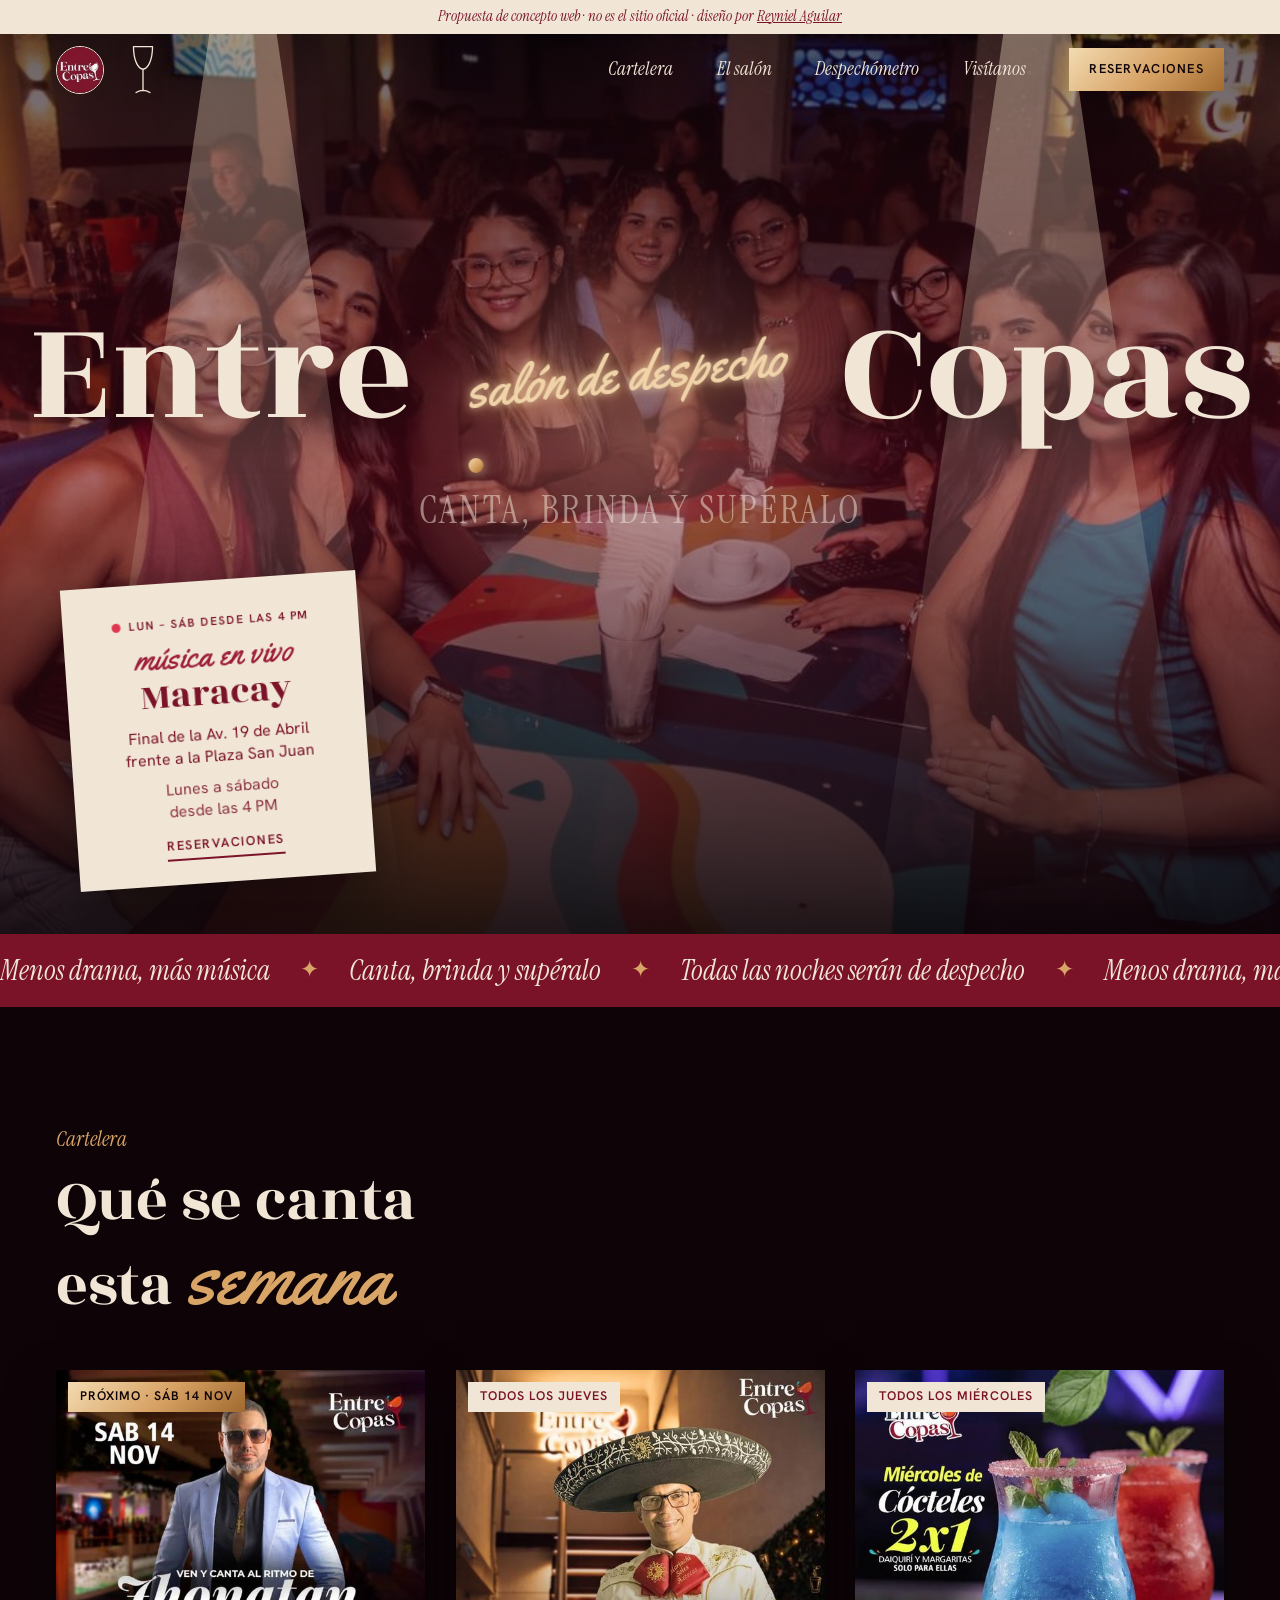
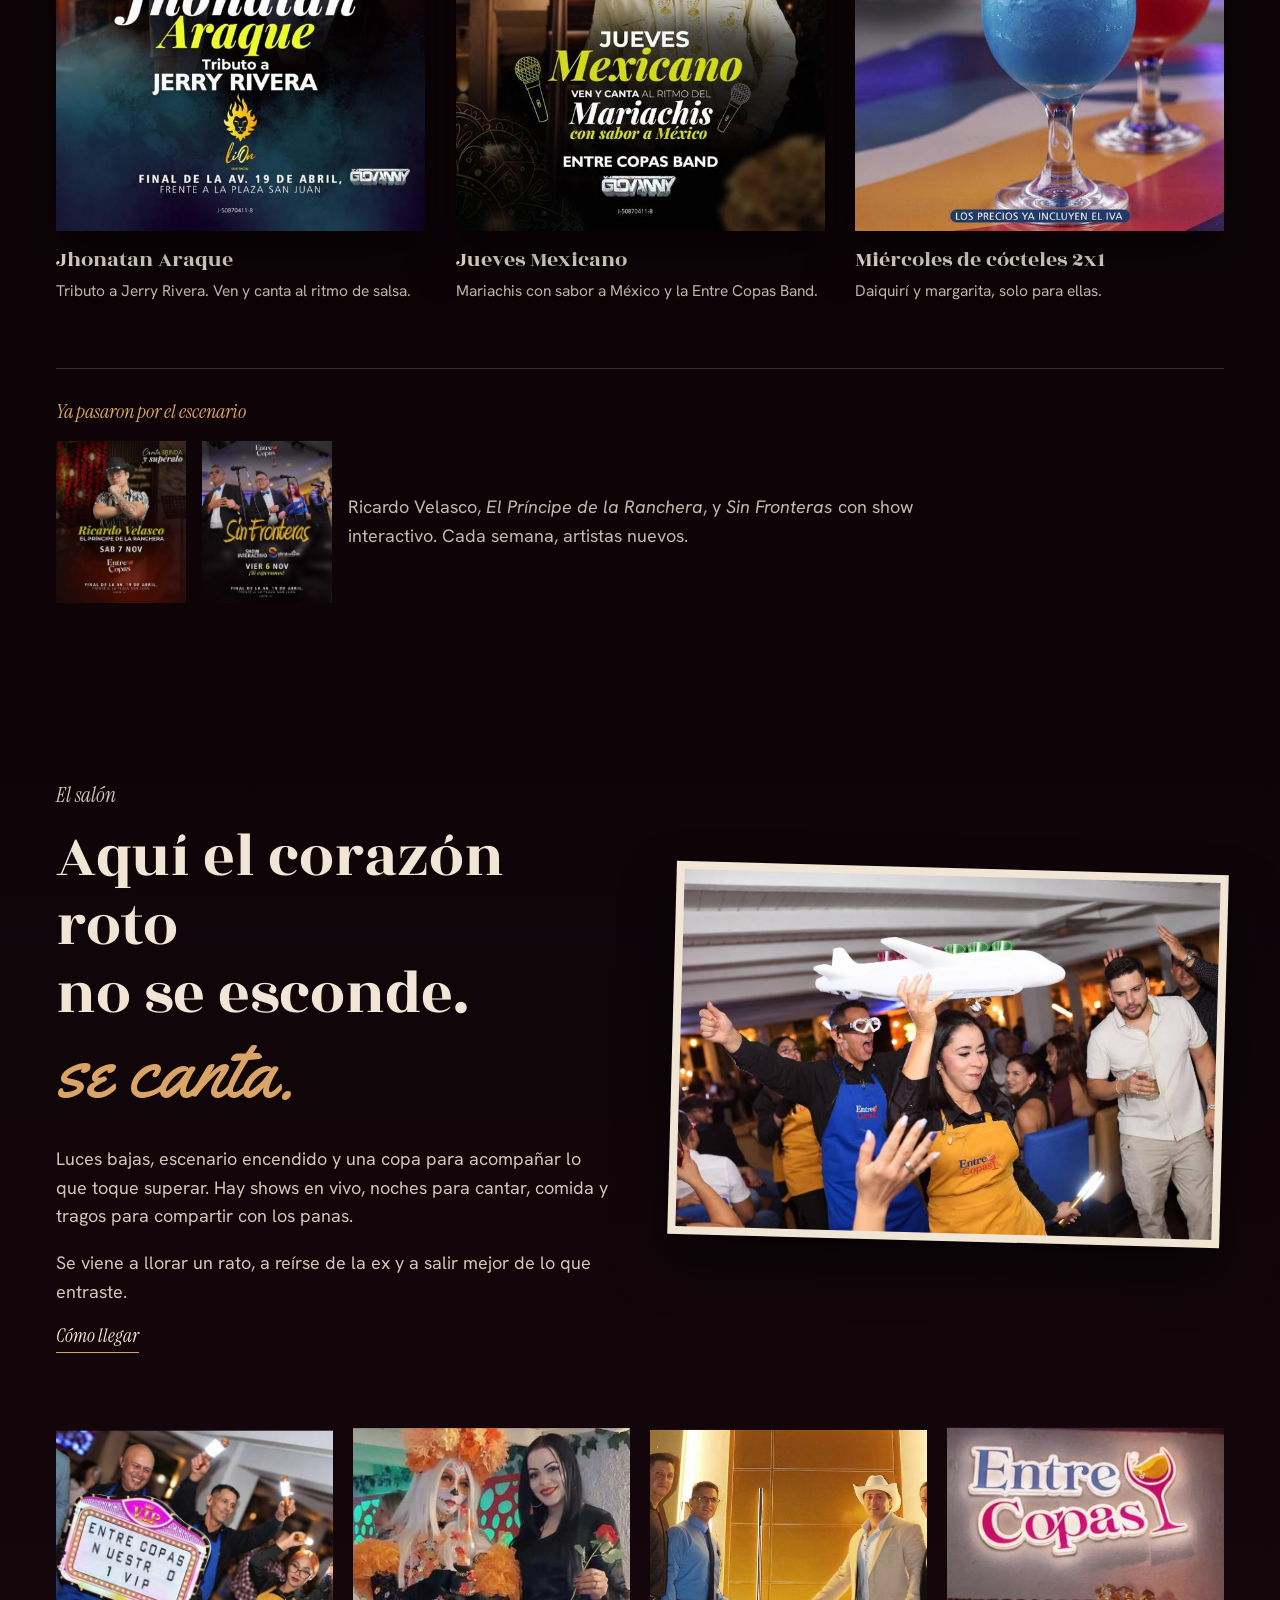
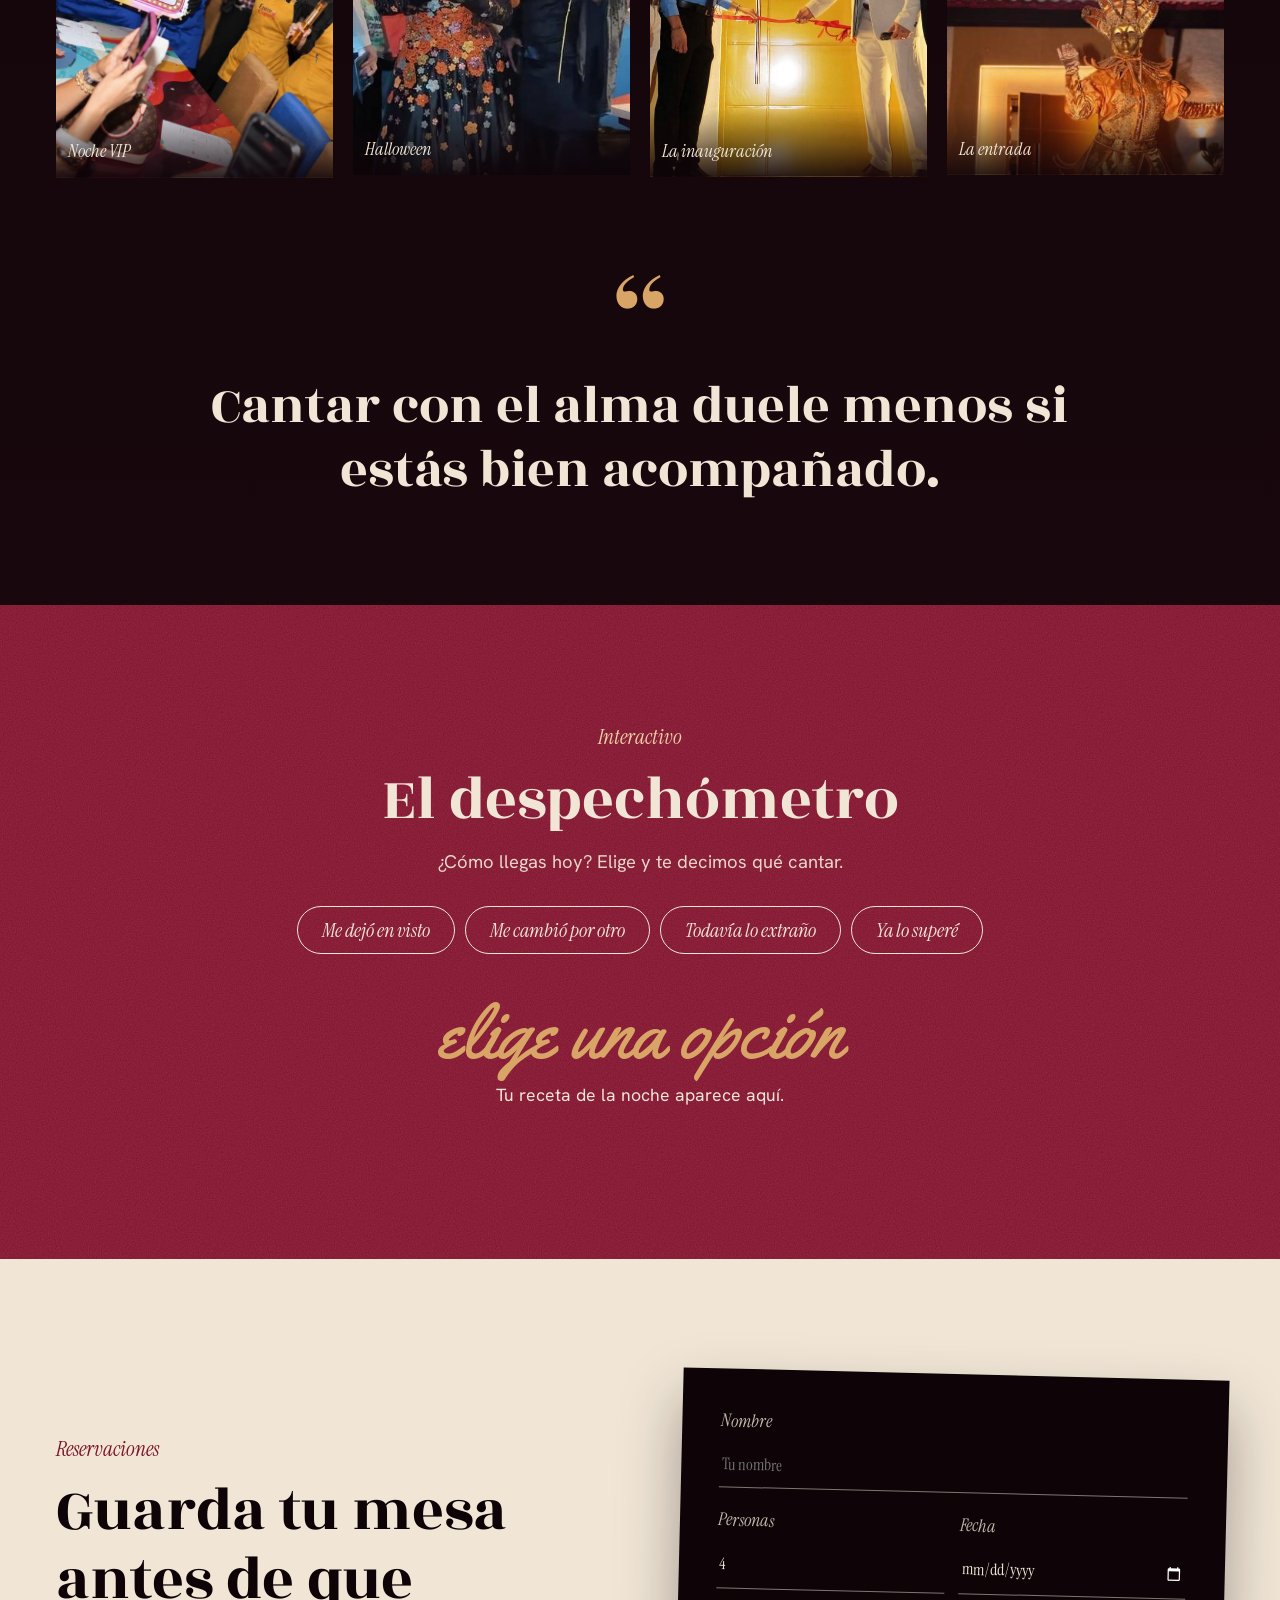
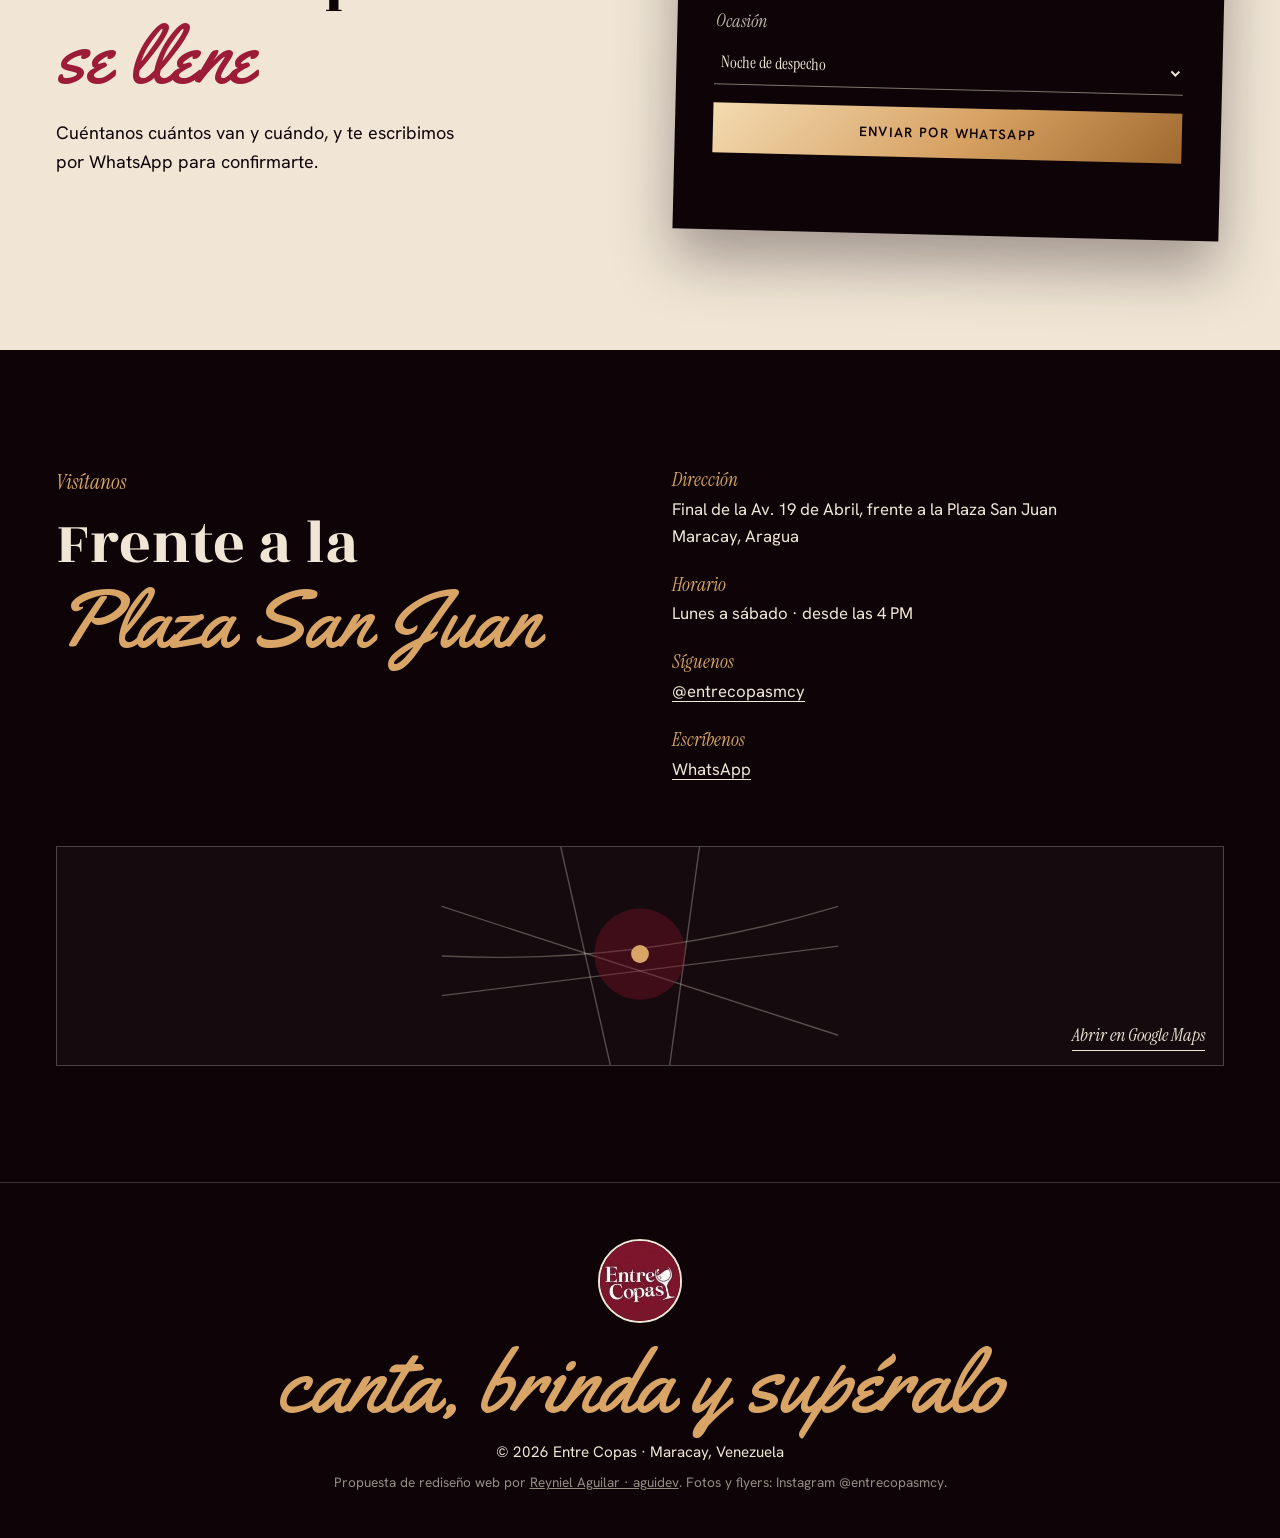
<file: index.html>
<!DOCTYPE html>
<html lang="es">
<head>
<meta charset="utf-8">
<meta name="viewport" content="width=device-width, initial-scale=1">
<title>Entre Copas · Salón de Despecho · Maracay</title>
<meta name="description" content="Canta, brinda y supéralo. Salón de despecho con música en vivo y food & drinks frente a la Plaza San Juan, Av. 19 de Abril, Maracay.">
<meta name="theme-color" content="#7a1328">
<link rel="canonical" href="https://aguilarzrw.github.io/entre-copas-propuesta/">

<!-- Open Graph: vista previa al compartir el link (WhatsApp, Instagram, Facebook) -->
<meta property="og:type" content="website">
<meta property="og:locale" content="es_VE">
<meta property="og:site_name" content="Entre Copas">
<meta property="og:title" content="Entre Copas · Salón de Despecho · Maracay">
<meta property="og:description" content="Canta, brinda y supéralo. Música en vivo, tragos y comida frente a la Plaza San Juan. Propuesta de sitio web.">
<meta property="og:url" content="https://aguilarzrw.github.io/entre-copas-propuesta/">
<meta property="og:image" content="https://aguilarzrw.github.io/entre-copas-propuesta/img/og.jpg">
<meta property="og:image:type" content="image/jpeg">
<meta property="og:image:width" content="1200">
<meta property="og:image:height" content="630">
<meta property="og:image:alt" content="Entre Copas, salón de despecho con música en vivo en Maracay">
<meta name="twitter:card" content="summary_large_image">
<meta name="twitter:title" content="Entre Copas · Salón de Despecho · Maracay">
<meta name="twitter:description" content="Canta, brinda y supéralo. Música en vivo, tragos y comida frente a la Plaza San Juan.">
<meta name="twitter:image" content="https://aguilarzrw.github.io/entre-copas-propuesta/img/og.jpg">
<link rel="icon" href="img/logo.jpg">
<link rel="preconnect" href="https://fonts.googleapis.com">
<link rel="preconnect" href="https://fonts.gstatic.com" crossorigin>
<link href="https://fonts.googleapis.com/css2?family=Hanken+Grotesk:wght@400;500;600&family=Instrument+Serif:ital@0;1&family=Rozha+One&family=Yellowtail&display=swap" rel="stylesheet">
<script>try{if(sessionStorage.getItem('ec_seen'))document.documentElement.classList.add('seen');sessionStorage.setItem('ec_seen','1')}catch(e){}</script>
<link rel="stylesheet" href="styles.css?v=3">
</head>
<body>

<!-- Telón: se abre al entrar (solo la primera vez por sesión) -->
<div class="curtain" aria-hidden="true"><i></i><i></i><img class="curtain__logo" src="img/logo.jpg" width="150" height="150" alt=""></div>

<div class="pitch-bar">Propuesta de concepto web · no es el sitio oficial · diseño por <a href="https://aguilarzrw.github.io/portafolio-web/" target="_blank" rel="noopener">Reyniel Aguilar</a></div>

<header class="nav" id="top">
  <a class="nav__brand" href="#top" aria-label="Entre Copas, inicio">
    <img src="img/logo.jpg" width="48" height="48" alt="Logo de Entre Copas">
  </a>
  <div class="sip" aria-hidden="true" title="¡Salud!">
    <svg viewBox="0 0 60 120" width="26" height="52">
      <defs>
        <clipPath id="bowl"><path d="M8 6H52C52 40 40 58 30 58C20 58 8 40 8 6Z"/></clipPath>
        <linearGradient id="wineGrad" x1="0" y1="0" x2="0" y2="1"><stop offset="0" stop-color="#c42a4a"/><stop offset="1" stop-color="#7a1328"/></linearGradient>
      </defs>
      <g clip-path="url(#bowl)"><rect class="sip__wine" x="0" y="6" width="60" height="52" fill="url(#wineGrad)"/></g>
      <g fill="none" stroke="#f1e6d6" stroke-width="3" stroke-linecap="round" stroke-linejoin="round"><path d="M8 6H52C52 40 40 58 30 58C20 58 8 40 8 6Z"/><path d="M30 58V108"/><path d="M14 112Q30 102 46 112"/></g>
    </svg>
    <span class="sip__salud">¡Salud!</span>
  </div>
  <nav class="nav__links" aria-label="Principal">
    <a href="#cartelera">Cartelera</a>
    <a href="#salon">El salón</a>
    <a href="#despecho">Despechómetro</a>
    <a href="#visita">Visítanos</a>
    <a href="#reservas" class="nav__cta">Reservaciones</a>
  </nav>
</header>

<main>

<!-- HERO -->
<section class="hero" aria-labelledby="hero-title">
  <img class="hero__bg" src="img/grupo.jpg" width="1000" height="670" alt="Un grupo de amigas disfrutando en una mesa del salón Entre Copas" fetchpriority="high">
  <div class="hero__shade" aria-hidden="true"></div>
  <div class="beam beam--a" aria-hidden="true"></div>
  <div class="beam beam--b" aria-hidden="true"></div>
  <div class="hero__spot" id="spot" aria-hidden="true"></div>

  <div class="hero__inner">
    <h1 id="hero-title" class="hero__title">
      <span class="w w1">Entre</span>
      <span class="gap" aria-hidden="true">salón de despecho</span>
      <span class="w w2">Copas</span>
    </h1>
    <p class="karaoke" id="karaoke" aria-label="Canta, brinda y supéralo">
      <span class="ball" aria-hidden="true"><i></i></span>
      <span class="k" aria-hidden="true">Canta,</span> <span class="k" aria-hidden="true">brinda</span> <span class="k" aria-hidden="true">y</span> <span class="k" aria-hidden="true">supéralo</span>
    </p>
  </div>

  <aside class="card" aria-label="Horario y ubicación">
    <p class="live" id="live"><i></i><span>Lun – Sáb desde las 4 PM</span></p>
    <p class="card__script">música en vivo</p>
    <p class="card__big">Maracay</p>
    <p class="card__line">Final de la Av. 19 de Abril<br>frente a la Plaza San Juan</p>
    <p class="card__line card__line--sm">Lunes a sábado<br>desde las 4 PM</p>
    <a class="card__cta" href="#reservas">Reservaciones</a>
  </aside>
</section>

<!-- MARQUEE -->
<div class="marquee" aria-hidden="true">
  <div class="marquee__track">
    <span>Menos drama, más música</span><i>✦</i>
    <span>Canta, brinda y supéralo</span><i>✦</i>
    <span>Todas las noches serán de despecho</span><i>✦</i>
    <span>Menos drama, más música</span><i>✦</i>
    <span>Canta, brinda y supéralo</span><i>✦</i>
    <span>Todas las noches serán de despecho</span><i>✦</i>
  </div>
</div>

<!-- CARTELERA -->
<section class="stage reveal" id="cartelera" aria-labelledby="stage-title">
  <div class="wrap">
    <p class="eyebrow">Cartelera</p>
    <h2 id="stage-title" class="display">Qué se canta<br>esta <span class="script script--gold">semana</span></h2>
    <div class="flyers">
      <article class="flyer">
        <span class="flyer__tag flyer__tag--hot">Próximo · Sáb 14 nov</span>
        <img src="img/flyer-jhonatan.jpg" width="583" height="720" loading="lazy" alt="Flyer: Jhonatan Araque, tributo a Jerry Rivera, sábado 14 de noviembre">
        <h3>Jhonatan Araque</h3><p>Tributo a Jerry Rivera. Ven y canta al ritmo de salsa.</p>
      </article>
      <article class="flyer">
        <span class="flyer__tag">Todos los jueves</span>
        <img src="img/flyer-mexicano.jpg" width="576" height="720" loading="lazy" alt="Flyer: Jueves Mexicano con mariachis y Entre Copas Band">
        <h3>Jueves Mexicano</h3><p>Mariachis con sabor a México y la Entre Copas Band.</p>
      </article>
      <article class="flyer">
        <span class="flyer__tag">Todos los miércoles</span>
        <img src="img/flyer-cocteles.jpg" width="576" height="720" loading="lazy" alt="Flyer: Miércoles de cócteles 2x1, daiquirí y margarita">
        <h3>Miércoles de cócteles 2x1</h3><p>Daiquirí y margarita, solo para ellas.</p>
      </article>
    </div>
    <div class="past">
      <p class="past__label">Ya pasaron por el escenario</p>
      <div class="past__row">
        <img src="img/flyer-ricardo.jpg" width="583" height="720" loading="lazy" alt="Flyer: Ricardo Velasco, El Príncipe de la Ranchera, sábado 7 de noviembre">
        <img src="img/flyer-sinfronteras.jpg" width="583" height="720" loading="lazy" alt="Flyer: Sin Fronteras, show interactivo, viernes 6 de noviembre">
        <p>Ricardo Velasco, <i>El Príncipe de la Ranchera</i>, y <i>Sin Fronteras</i> con show interactivo. Cada semana, artistas nuevos.</p>
      </div>
    </div>
  </div>
</section>

<!-- EL SALON -->
<section class="salon reveal" id="salon" aria-labelledby="salon-title">
  <div class="wrap salon__grid">
    <div class="salon__text">
      <p class="eyebrow">El salón</p>
      <h2 id="salon-title" class="display">Aquí el corazón roto<br>no se esconde.<br><span class="script script--gold">se canta.</span></h2>
      <p>Luces bajas, escenario encendido y una copa para acompañar lo que toque superar. Hay shows en vivo, noches para cantar, comida y tragos para compartir con los panas.</p>
      <p>Se viene a llorar un rato, a reírse de la ex y a salir mejor de lo que entraste.</p>
      <a class="link" href="#visita">Cómo llegar</a>
    </div>
    <figure class="salon__photo">
      <img src="img/show-mesero.jpg" width="900" height="600" loading="lazy" alt="El equipo de Entre Copas animando el salón en plena noche de show">
    </figure>
  </div>

  <div class="wrap mosaic" aria-label="Así se vive">
    <figure><img src="img/vip.jpg" width="576" height="720" loading="lazy" alt="Noche VIP con letrero luminoso en el salón"><figcaption>Noche VIP</figcaption></figure>
    <figure><img src="img/halloween.jpg" width="360" height="640" loading="lazy" alt="Disfraces en la noche de Halloween"><figcaption>Halloween</figcaption></figure>
    <figure><img src="img/inauguracion.jpg" width="1000" height="674" loading="lazy" alt="Corte de cinta en la inauguración de Entre Copas"><figcaption>La inauguración</figcaption></figure>
    <figure><img src="img/entrada.jpg" width="360" height="640" loading="lazy" alt="Entrada del local con el letrero de Entre Copas"><figcaption>La entrada</figcaption></figure>
  </div>

  <div class="wrap">
    <blockquote class="quote">Cantar con el alma duele menos si estás bien acompañado.</blockquote>
  </div>
</section>

<!-- DESPECHOMETRO -->
<section class="meter reveal" id="despecho" aria-labelledby="meter-title">
  <div class="wrap meter__box">
    <p class="eyebrow">Interactivo</p>
    <h2 id="meter-title" class="display">El despechómetro</h2>
    <p class="meter__lead">¿Cómo llegas hoy? Elige y te decimos qué cantar.</p>
    <div class="chips" role="group" aria-label="Estado de ánimo">
      <button class="chip" data-k="visto">Me dejó en visto</button>
      <button class="chip" data-k="otro">Me cambió por otro</button>
      <button class="chip" data-k="extra">Todavía lo extraño</button>
      <button class="chip" data-k="listo">Ya lo superé</button>
    </div>
    <div class="meter__out" id="meterOut" aria-live="polite">
      <p class="meter__vibe script script--gold">elige una opción</p>
      <p class="meter__txt">Tu receta de la noche aparece aquí.</p>
    </div>
  </div>
</section>

<!-- RESERVAS -->
<section class="book reveal" id="reservas" aria-labelledby="book-title">
  <div class="wrap book__grid">
    <div>
      <p class="eyebrow eyebrow--dark">Reservaciones</p>
      <h2 id="book-title" class="display display--dark">Guarda tu mesa<br>antes de que<br><span class="script">se llene</span></h2>
      <p class="book__p">Cuéntanos cuántos van y cuándo, y te escribimos por WhatsApp para confirmarte.</p>
    </div>
    <form class="form" id="bookForm" novalidate>
      <label>Nombre<input name="nombre" required autocomplete="name" placeholder="Tu nombre"></label>
      <div class="form__row">
        <label>Personas<input name="personas" type="number" min="1" max="30" value="4" required></label>
        <label>Fecha<input name="fecha" type="date" required></label>
      </div>
      <label>Ocasión
        <select name="ocasion">
          <option>Noche de despecho</option>
          <option>Cumpleaños</option>
          <option>Grupo de amigos</option>
          <option>Evento privado</option>
        </select>
      </label>
      <button type="submit" class="btn">Enviar por WhatsApp</button>
      <p class="form__msg" id="formMsg" role="status"></p>
    </form>
  </div>
</section>

<!-- VISITA -->
<section class="visit reveal" id="visita" aria-labelledby="visit-title">
  <div class="wrap visit__grid">
    <div>
      <p class="eyebrow">Visítanos</p>
      <h2 id="visit-title" class="display">Frente a la<br><span class="script script--gold">Plaza San Juan</span></h2>
    </div>
    <dl class="visit__info">
      <div><dt>Dirección</dt><dd>Final de la Av. 19 de Abril, frente a la Plaza San Juan<br>Maracay, Aragua</dd></div>
      <div><dt>Horario</dt><dd>Lunes a sábado · desde las 4 PM</dd></div>
      <div><dt>Síguenos</dt><dd><a href="https://www.instagram.com/entrecopasmcy/" target="_blank" rel="noopener">@entrecopasmcy</a></dd></div>
      <div><dt>Escríbenos</dt><dd><a href="https://wa.link/oua7ji" target="_blank" rel="noopener">WhatsApp</a></dd></div>
    </dl>
    <a class="map" href="https://www.google.com/maps/search/?api=1&query=Plaza+San+Juan+Av.+19+de+Abril+Maracay" target="_blank" rel="noopener">
      <svg viewBox="0 0 400 220" aria-hidden="true"><g fill="none" stroke="#f1e6d6" stroke-opacity=".3" stroke-width="1.4"><path d="M0 150 L400 100"/><path d="M0 60 L400 190"/><path d="M120 0 L170 220"/><path d="M260 0 L230 220"/><path d="M0 110 Q200 120 400 60"/></g><circle cx="200" cy="108" r="46" fill="#7a1328" fill-opacity=".4"/><circle cx="200" cy="108" r="9" fill="#d9a566"/></svg>
      <span>Abrir en Google Maps</span>
    </a>
  </div>
</section>

</main>

<footer class="foot">
  <img src="img/logo.jpg" width="84" height="84" alt="Entre Copas" class="foot__logo">
  <p class="foot__big script script--gold">canta, brinda y supéralo</p>
  <p>© 2026 Entre Copas · Maracay, Venezuela</p>
  <p class="foot__small">Propuesta de rediseño web por <a href="https://aguilarzrw.github.io/portafolio-web/" target="_blank" rel="noopener">Reyniel Aguilar · aguidev</a>. Fotos y flyers: Instagram @entrecopasmcy.</p>
</footer>

<script src="app.js?v=3"></script>
</body>
</html>
</file>
<file: styles.css>
:root{
  --ink:#0e0408;
  --ink-2:#18080e;
  --wine:#7a1328;
  --wine-2:#9c1c38;
  --cream:#f1e6d6;
  --gold:#d9a566;
  --gold-2:#f0d2a6;
  --foil:linear-gradient(135deg,#f3dbb1,#d6a062 55%,#a0692f);
  --display:'Rozha One',Georgia,serif;
  --italic:'Instrument Serif',Georgia,serif;
  --script:'Yellowtail','Brush Script MT',cursive;
  --body:'Hanken Grotesk',system-ui,sans-serif;
  --grain:url("data:image/svg+xml;utf8,<svg xmlns='http://www.w3.org/2000/svg' width='220' height='220'><filter id='n'><feTurbulence type='fractalNoise' baseFrequency='.85' numOctaves='2' stitchTiles='stitch'/><feColorMatrix values='0 0 0 0 1  0 0 0 0 1  0 0 0 0 1  0 0 0 .55 0'/></filter><rect width='100%' height='100%' filter='url(%23n)'/></svg>");
  --gut:clamp(18px,5vw,56px);
  --navh:72px;
  --d0:1s; /* retraso de entrada: espera a que se abra el telón */
}
.seen{--d0:0s}
*{box-sizing:border-box;margin:0;padding:0}
html{scroll-behavior:smooth;scroll-padding-top:80px;-webkit-text-size-adjust:100%}
body{background:var(--ink);color:var(--cream);font-family:var(--body);font-size:clamp(16px,.35vw + 14.6px,18px);line-height:1.6;-webkit-font-smoothing:antialiased;overflow-x:hidden}
a{color:inherit}
img,svg{display:block;max-width:100%;height:auto}
.wrap{width:min(1180px,100% - 2*var(--gut));margin-inline:auto}
body::after{content:"";position:fixed;inset:0;pointer-events:none;background-image:var(--grain);opacity:.06;mix-blend-mode:overlay;z-index:90}

.pitch-bar{background:var(--cream);color:var(--wine);font-family:var(--italic);font-style:italic;font-size:15px;line-height:1.3;text-align:center;padding:7px 12px}
.pitch-bar a{text-decoration-thickness:1px}

/* NAV: transparente sobre el hero, sólido al hacer scroll */
.nav{position:sticky;top:0;z-index:60;height:var(--navh);margin-bottom:calc(-1 * var(--navh));display:flex;justify-content:space-between;align-items:center;gap:14px;padding:0 var(--gut);transition:background .3s,backdrop-filter .3s}
.nav.is-solid{background:rgba(14,4,8,.86);backdrop-filter:blur(10px);-webkit-backdrop-filter:blur(10px);border-bottom:1px solid rgba(241,230,214,.12)}
.nav__brand img{border-radius:50%;border:1.5px solid var(--cream)}
.nav__links{display:flex;align-items:center;gap:clamp(16px,3.4vw,52px);font-family:var(--italic);font-style:italic;font-size:clamp(1.1rem,1.5vw,1.4rem)}
.nav__links a{text-decoration:none;position:relative;padding:6px 0}
.nav__links a:not(.nav__cta)::after{content:"";position:absolute;left:-3%;right:-3%;bottom:-2px;height:7px;opacity:0;transform:scaleX(.4);transform-origin:left;transition:.35s;
  background:url("data:image/svg+xml;utf8,<svg xmlns='http://www.w3.org/2000/svg' viewBox='0 0 120 8' preserveAspectRatio='none'><path d='M2 5 C30 1 70 7 118 3' fill='none' stroke='%23f1e6d6' stroke-width='2.6' stroke-linecap='round'/></svg>") center/100% 100% no-repeat}
.nav__links a:not(.nav__cta):hover::after{opacity:1;transform:scaleX(1)}
.nav__cta{font-family:var(--body)!important;font-style:normal!important;font-weight:600;font-size:.8rem;letter-spacing:.1em;text-transform:uppercase;background:var(--foil);color:var(--ink);padding:11px 20px!important;transition:filter .25s}
.nav__cta:hover{filter:brightness(1.12)}

/* HERO */
.hero{position:relative;isolation:isolate;min-height:min(100svh,900px);display:grid;align-content:center;padding:calc(var(--navh) + 30px) 0 230px;overflow:hidden}
.hero__bg{position:absolute;inset:0;width:100%;height:100%;object-fit:cover;object-position:50% 40%;z-index:-2;filter:saturate(.8) contrast(1.06)}
.hero__shade{position:absolute;inset:0;z-index:-1;background:linear-gradient(180deg,rgba(14,4,8,.62) 0%,rgba(96,12,32,.5) 48%,rgba(14,4,8,.92) 100%)}
.hero__inner{padding-inline:clamp(10px,2.2vw,36px)}
.hero__title{display:grid;grid-template-columns:auto 1fr auto;align-items:center;font-family:var(--display);font-weight:400;line-height:.9}
.hero__title .w{font-size:clamp(3.2rem,11.8vw,13rem);color:var(--cream);text-shadow:0 10px 40px rgba(0,0,0,.5);opacity:0;transform:translateY(34px);animation:rise 1s calc(var(--d0) + .1s) cubic-bezier(.2,.7,.2,1) forwards}
.hero__title .w2{animation-delay:calc(var(--d0) + .25s)}
.hero__title .gap{font-family:var(--script);font-size:clamp(1.5rem,4.2vw,4.2rem);line-height:1;color:var(--gold-2);text-align:center;rotate:-6deg;text-wrap:balance;padding-inline:.6rem;opacity:0;
  text-shadow:0 0 8px rgba(240,210,166,.8),0 0 28px rgba(217,165,102,.7);animation:fade 1s calc(var(--d0) + .8s) forwards,flicker 7s calc(var(--d0) + 2.4s) infinite}
@keyframes rise{to{opacity:1;transform:none}}
@keyframes fade{to{opacity:1}}
/* letrero neón que parpadea */
@keyframes flicker{0%,17%,21%,60%,63%,100%{color:var(--gold-2);text-shadow:0 0 8px rgba(240,210,166,.8),0 0 28px rgba(217,165,102,.7)}19%,61.5%{color:#8d6e4d;text-shadow:none}}

/* karaoke: la bolita salta de palabra en palabra */
.karaoke{position:relative;margin-top:clamp(26px,3.6vw,50px);text-align:center;font-family:var(--italic);font-size:clamp(1.5rem,3vw,2.7rem);text-transform:uppercase;letter-spacing:.07em;line-height:1.15;opacity:0;animation:fade .8s calc(var(--d0) + 1.1s) forwards}
.karaoke .k{display:inline-block;opacity:.5;transition:opacity .25s,color .25s,text-shadow .25s}
.karaoke .k.sung{opacity:1;color:var(--gold-2);text-shadow:0 0 18px rgba(217,165,102,.7)}
.ball{position:absolute;left:0;top:-30px;width:0;transition:transform .38s cubic-bezier(.45,.05,.3,1);will-change:transform}
.ball i{display:block;width:15px;height:15px;margin-left:-7.5px;border-radius:50%;background:var(--foil);box-shadow:0 0 14px rgba(240,210,166,.9);animation:hop .38s ease-in infinite alternate}
@keyframes hop{from{transform:translateY(-26px)}to{transform:translateY(0)}}

/* reflectores */
.beam{position:absolute;top:-14%;width:30vw;height:135%;z-index:-1;pointer-events:none;background:linear-gradient(180deg,rgba(255,232,200,.4),transparent 82%);clip-path:polygon(46% 0,54% 0,100% 100%,0 100%);filter:blur(16px);mix-blend-mode:screen;transform-origin:50% 0;animation:sweep 7s ease-in-out infinite alternate;will-change:transform}
.beam--a{left:4%;--r:-13deg}
.beam--b{right:4%;--r:13deg;animation-delay:-3.5s}
@keyframes sweep{from{transform:rotate(calc(var(--r) - 9deg))}to{transform:rotate(calc(var(--r) + 9deg))}}
.hero__spot{position:absolute;inset:0;z-index:-1;pointer-events:none;mix-blend-mode:screen;background:radial-gradient(380px circle at var(--mx,50%) var(--my,45%),rgba(255,214,160,.26),transparent 62%)}

/* telón de entrada */
.curtain{position:fixed;inset:0;z-index:200;display:flex;pointer-events:none;animation:curtainGone 0s 2.7s forwards}
.curtain i{flex:1;background:linear-gradient(180deg,rgba(0,0,0,.4),transparent 28%,rgba(0,0,0,.55)),repeating-linear-gradient(90deg,#4d0a1a 0,#8e1b35 20px,#4d0a1a 40px);animation:openL 1.6s .7s cubic-bezier(.7,0,.25,1) forwards}
.curtain i:first-child{box-shadow:inset -4px 0 0 var(--gold)}
.curtain i:nth-child(2){animation-name:openR;box-shadow:inset 4px 0 0 var(--gold)}
.curtain__logo{position:absolute;left:50%;top:50%;translate:-50% -50%;width:clamp(96px,16vw,150px);height:auto;border-radius:50%;border:2px solid var(--cream);animation:logoOut .6s .45s forwards}
@keyframes openL{to{transform:translateX(-102%)}}
@keyframes openR{to{transform:translateX(102%)}}
@keyframes logoOut{to{opacity:0;scale:.88}}
@keyframes curtainGone{to{visibility:hidden}}
.seen .curtain{display:none}

/* copa que se llena con el scroll (en el menú) */
.sip{position:absolute;left:calc(var(--gut) + 74px);top:50%;translate:0 -50%;display:grid;justify-items:center;pointer-events:none}
.sip svg{filter:drop-shadow(0 2px 8px rgba(0,0,0,.5))}
.sip__wine{transform-box:fill-box;transform-origin:50% 100%;transform:scaleY(var(--p,0));transition:transform .15s linear}
.sip__salud{position:absolute;top:100%;font-family:var(--script);font-size:1.3rem;line-height:1;color:var(--gold-2);white-space:nowrap;opacity:0;transform:translateY(-6px);transition:.4s}
.sip.full .sip__salud{opacity:1;transform:none}

/* tarjeta de papel inclinada (estilo Vin mon lapin) */
.card{position:absolute;z-index:4;left:clamp(14px,5.5vw,90px);bottom:clamp(22px,4vw,52px);width:min(296px,80vw);padding:26px 24px 24px;color:var(--wine);rotate:-4deg;text-align:center;
  background:var(--cream);background-image:var(--grain);background-blend-mode:multiply;box-shadow:0 30px 60px rgba(0,0,0,.55);transition:rotate .4s}
.card:hover{rotate:-1deg}
.live{display:inline-flex;align-items:center;gap:8px;font-size:.72rem;font-weight:600;letter-spacing:.12em;text-transform:uppercase;margin-bottom:8px}
.live i{width:9px;height:9px;border-radius:50%;background:#e0364f;box-shadow:0 0 0 0 rgba(224,54,79,.6);animation:pulse 1.8s infinite}
.live.is-closed i{background:#a78d78;animation:none}
@keyframes pulse{70%{box-shadow:0 0 0 10px rgba(224,54,79,0)}100%{box-shadow:0 0 0 0 rgba(224,54,79,0)}}
.card__script{font-family:var(--script);font-size:2rem;line-height:1;color:var(--wine-2)}
.card__big{font-family:var(--display);font-size:2.4rem;line-height:1.05;margin:2px 0 2px}
.card__line{margin-top:10px;font-size:1rem;line-height:1.35}
.card__line--sm{opacity:.85}
.card__cta{display:inline-block;margin-top:14px;font-weight:600;font-size:.8rem;letter-spacing:.12em;text-transform:uppercase;color:var(--wine);text-decoration:none;border-bottom:2px solid var(--wine);padding-bottom:2px}

/* MARQUEE */
.marquee{padding:14px 0;background:var(--wine);overflow:hidden;white-space:nowrap;position:relative;z-index:2}
.marquee__track{display:inline-flex;gap:30px;align-items:center;animation:scroll 36s linear infinite;font-family:var(--italic);font-style:italic;font-size:clamp(1.3rem,2.2vw,1.9rem)}
.marquee i{font-style:normal;color:var(--gold);font-size:.8em}
@keyframes scroll{to{transform:translateX(-50%)}}

/* shared */
section{position:relative}
.eyebrow{font-family:var(--italic);font-style:italic;font-size:1.3rem;color:var(--gold);margin-bottom:12px}
.eyebrow--dark{color:var(--wine)}
.display{font-family:var(--display);font-weight:400;font-size:clamp(2rem,5vw,3.9rem);line-height:1.1}
.display--dark{color:var(--ink)}
.script{font-family:var(--script);font-weight:400;font-size:1.3em;line-height:1;color:var(--wine-2)}
.script--gold{color:var(--gold)}
.link{display:inline-block;margin-top:14px;font-family:var(--italic);font-style:italic;font-size:1.2rem;text-decoration:none;border-bottom:1.5px solid var(--gold)}
.reveal{opacity:0;transform:translateY(30px);transition:opacity .8s ease,transform .8s cubic-bezier(.2,.7,.2,1)}
.reveal.in{opacity:1;transform:none}
.btn{display:inline-block;font-family:var(--body);font-weight:600;font-size:.85rem;letter-spacing:.1em;text-transform:uppercase;text-decoration:none;text-align:center;background:var(--foil);color:var(--ink);border:0;padding:16px 28px;cursor:pointer;transition:filter .25s,transform .25s}
.btn:hover{filter:brightness(1.12);transform:translateY(-2px)}

/* CARTELERA */
.stage{padding:clamp(64px,9vw,120px) 0 clamp(40px,6vw,80px)}
.flyers{display:grid;grid-template-columns:repeat(3,1fr);gap:clamp(16px,2.4vw,32px);margin-top:clamp(26px,4vw,50px)}
.flyer{position:relative;display:flex;flex-direction:column;gap:6px;perspective:900px}
.flyer img{width:100%;aspect-ratio:4/5;object-fit:cover;box-shadow:0 22px 44px rgba(0,0,0,.5);transition:transform .35s ease-out;will-change:transform}
.flyer h3{font-family:var(--display);font-weight:400;font-size:1.4rem;margin-top:10px;line-height:1.15}
.flyer p{opacity:.78;font-size:.97rem}
.flyer__tag{position:absolute;top:12px;left:12px;z-index:2;font-size:.78rem;font-weight:600;letter-spacing:.08em;text-transform:uppercase;background:var(--cream);color:var(--wine);padding:5px 12px}
.flyer__tag--hot{background:var(--foil);color:var(--ink)}
.past{margin-top:clamp(34px,5vw,64px);padding-top:26px;border-top:1px solid rgba(241,230,214,.2)}
.past__label{font-family:var(--italic);font-style:italic;font-size:1.25rem;color:var(--gold);margin-bottom:14px}
.past__row{display:flex;gap:16px;align-items:center}
.past__row img{width:clamp(86px,12vw,130px);aspect-ratio:4/5;object-fit:cover;flex:none;opacity:.85}
.past__row p{max-width:34em;opacity:.8}

/* SALON */
.salon{padding:clamp(40px,6vw,90px) 0 clamp(60px,8vw,110px);background:linear-gradient(180deg,var(--ink),var(--ink-2))}
.salon__grid{display:grid;grid-template-columns:1fr 1fr;gap:clamp(24px,5vw,72px);align-items:center}
.salon__text p{margin-top:1em;color:rgba(241,230,214,.86)}
.salon__text .display{margin-bottom:.5em}
.salon__photo{margin:0;rotate:1.5deg;background:var(--cream);padding:8px;box-shadow:0 26px 50px rgba(0,0,0,.5)}
.salon__photo img{width:100%;aspect-ratio:3/2;object-fit:cover}
.mosaic{display:grid;grid-template-columns:repeat(4,1fr);gap:clamp(10px,1.6vw,20px);margin-top:clamp(40px,6vw,80px);align-items:end}
.mosaic figure{margin:0;position:relative;overflow:hidden;transform:translateY(var(--py,0px))}
.mosaic img{width:100%;aspect-ratio:4/5;object-fit:cover;transition:transform .6s;filter:saturate(.9)}
.mosaic figure:hover img{transform:scale(1.05)}
.mosaic figcaption{position:absolute;left:0;right:0;bottom:0;padding:28px 12px 10px;font-family:var(--italic);font-style:italic;font-size:1.15rem;background:linear-gradient(transparent,rgba(14,4,8,.88))}
.quote{font-family:var(--display);font-size:clamp(1.7rem,4.4vw,3.4rem);line-height:1.18;text-align:center;max-width:17em;margin:clamp(60px,9vw,120px) auto 0}
.quote::before{content:"“";display:block;font-size:2.2em;line-height:.6;color:var(--gold);margin-bottom:.1em}

/* METER */
.meter{padding:clamp(64px,9vw,120px) 0;background:var(--wine);background-image:var(--grain);background-blend-mode:soft-light}
.meter__box{text-align:center}
.meter__box .eyebrow{color:var(--gold-2)}
.meter__lead{font-size:1.15rem;margin:14px 0 28px;opacity:.92}
.chips{display:flex;flex-wrap:wrap;gap:10px;justify-content:center}
.chip{font-family:var(--italic);font-style:italic;font-size:1.25rem;padding:10px 24px;min-height:46px;border-radius:99px;background:transparent;color:var(--cream);border:1.5px solid var(--cream);cursor:pointer;transition:.25s}
.chip:hover{background:rgba(241,230,214,.15)}
.chip.on{background:var(--cream);color:var(--wine)}
.meter__out{margin:40px auto 0;max-width:620px;min-height:150px}
.meter__vibe{font-size:clamp(2.8rem,9vw,4.8rem);line-height:1}
.meter__txt{font-size:1.1rem;margin-top:10px}

/* BOOK */
.book{padding:clamp(64px,9vw,120px) 0;background:var(--cream);background-image:var(--grain);background-blend-mode:multiply;color:var(--ink)}
.book__grid{display:grid;grid-template-columns:1fr 1fr;gap:clamp(28px,6vw,90px);align-items:center}
.book__p{margin-top:20px;max-width:420px}
.form{display:grid;gap:18px;background:var(--ink);color:var(--cream);padding:clamp(22px,3vw,40px);rotate:1.4deg;box-shadow:0 30px 60px rgba(14,4,8,.35)}
.form label{display:grid;gap:6px;font-family:var(--italic);font-style:italic;font-size:1.1rem;color:rgba(241,230,214,.8)}
.form__row{display:grid;grid-template-columns:1fr 1fr;gap:14px}
.form input,.form select{font:inherit;font-size:1rem;font-style:normal;color:var(--cream);background:transparent;border:0;border-bottom:1.5px solid rgba(241,230,214,.5);padding:10px 2px;border-radius:0;color-scheme:dark;min-height:44px;width:100%}
.form select option{color:#111}
.form input:focus,.form select:focus{outline:0;border-color:var(--gold)}
.form__msg{min-height:1.4em;font-size:.9rem;color:var(--gold-2)}

/* VISIT */
.visit{padding:clamp(64px,9vw,120px) 0}
.visit__grid{display:grid;grid-template-columns:1fr 1fr;gap:clamp(24px,5vw,70px)}
.visit__info{display:grid;gap:20px;align-content:start}
.visit__info dt{font-family:var(--italic);font-style:italic;font-size:1.2rem;color:var(--gold)}
.visit__info dd{font-size:1.05rem}
.visit__info a{text-underline-offset:4px}
.map{grid-column:1/-1;position:relative;display:block;min-height:220px;border:1px solid rgba(241,230,214,.25);background:#150a0e;text-decoration:none;overflow:hidden}
.map svg{width:100%;height:100%;position:absolute;inset:0}
.map span{position:absolute;right:18px;bottom:14px;font-family:var(--italic);font-style:italic;font-size:1.15rem;border-bottom:1.5px solid var(--cream)}
.map:hover{border-color:var(--gold)}

/* FOOT */
.foot{text-align:center;padding:56px var(--gut) 44px;border-top:1px solid rgba(241,230,214,.2);font-size:.95rem}
.foot__logo{margin:0 auto 14px;border-radius:50%;border:2px solid var(--cream)}
.foot__big{font-size:clamp(2.6rem,9vw,5.6rem);line-height:1;margin-bottom:14px}
.foot__small{margin-top:8px;opacity:.6;font-size:.85rem}

/* ---------- TABLET ---------- */
@media (max-width:980px){
  .nav__links a:not(.nav__cta):nth-child(2),.nav__links a:not(.nav__cta):nth-child(3){display:none}
  .hero{padding-bottom:250px}
}

/* ---------- MÓVIL ---------- */
@media (max-width:760px){
  :root{--navh:64px}
  html{scroll-padding-top:70px}
  .nav__brand img{width:42px;height:42px}
  .nav__links{gap:16px}
  .nav__links a:not(.nav__cta){display:none}
  .beam{width:62vw}
  .hero{min-height:0;padding:calc(var(--navh) + 34px) 0 44px;align-content:start}
  .hero__title{grid-template-columns:1fr;justify-items:center;gap:0}
  .hero__title .w{font-size:clamp(4.6rem,27vw,9rem)}
  .hero__title .gap{font-size:clamp(2rem,10vw,3.4rem);rotate:-5deg;margin:-.15em 0 -.05em;white-space:nowrap}
  .karaoke{font-size:5.1vw;margin-top:38px;letter-spacing:.05em}
  .card{position:relative;left:auto;bottom:auto;margin:36px auto 0;width:min(310px,84%);rotate:-3deg}
  .flyers{grid-template-columns:1fr;max-width:420px;margin-inline:auto}
  .past__row{align-items:flex-start;flex-wrap:wrap}
  .past__row p{flex:1 1 100%}
  .salon__grid,.book__grid,.visit__grid{grid-template-columns:1fr}
  .salon__photo{rotate:0deg;order:-1}
  .mosaic{grid-template-columns:repeat(2,1fr)}
  .form{rotate:0deg}
  .form__row{grid-template-columns:1fr}
  .chip{flex:1 1 calc(50% - 10px)}
}
@media (max-width:380px){
  .chip{flex-basis:100%}
}
/* corazones que suben al elegir en el despechómetro */
.heart{position:fixed;z-index:80;pointer-events:none;color:var(--gold-2);font-size:20px;animation:floatUp 1.3s ease-out forwards}
@keyframes floatUp{from{opacity:1;transform:translate(0,0) scale(.7)}to{opacity:0;transform:translate(var(--dx),-120px) scale(1.2)}}

@media (prefers-reduced-motion:reduce){
  *{animation:none!important;transition:none!important}
  .curtain{display:none}
  .reveal{opacity:1;transform:none}
  .hero__title .w,.hero__title .gap,.karaoke{opacity:1;transform:none}
  .ball{display:none}
  .beam{opacity:.5}
}
</file>
